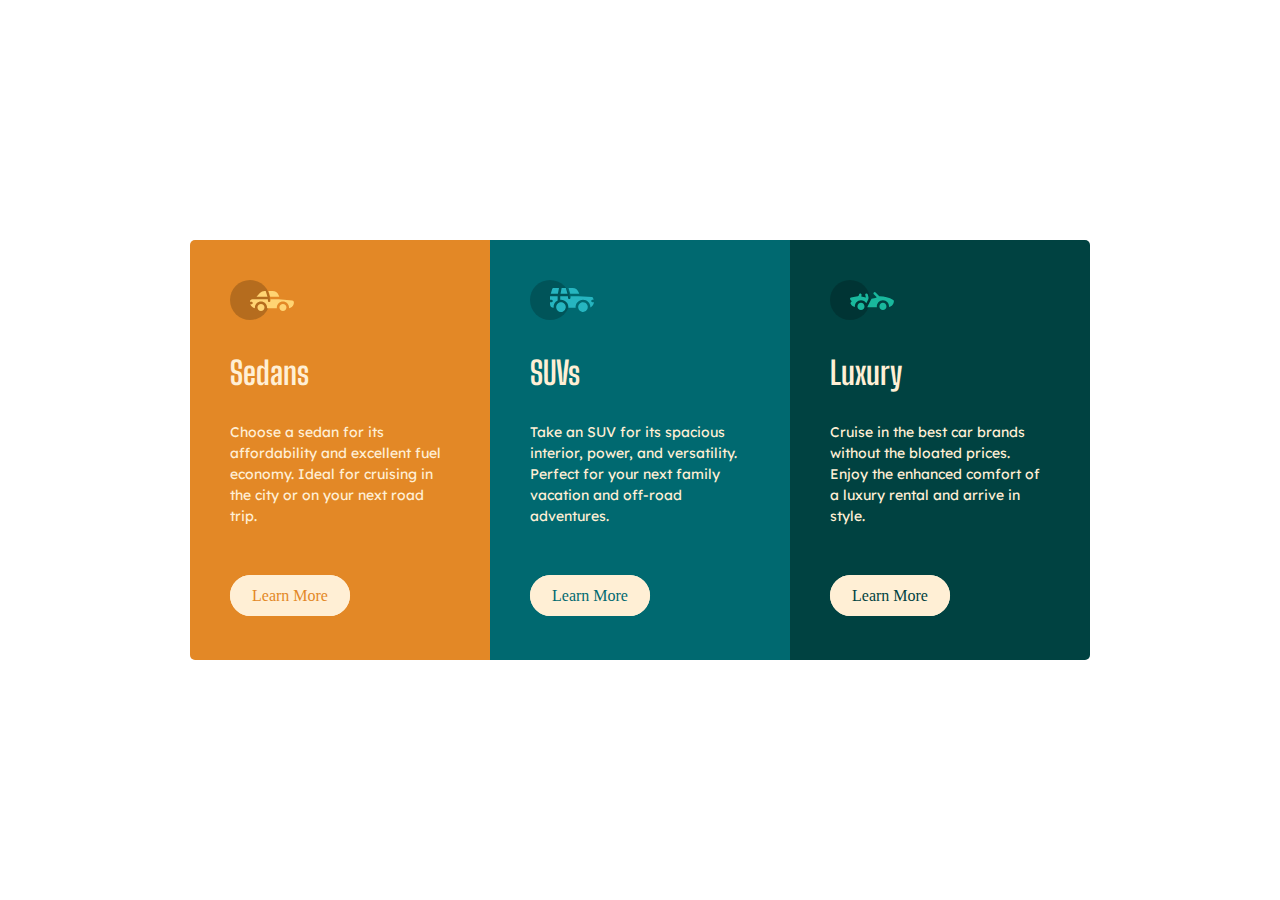
<file: 3column-card-component/index.html>
<!DOCTYPE html>
<html lang="en">

<head>
    <meta charset="UTF-8">
    <meta http-equiv="X-UA-Compatible" content="IE=edge">
    <meta name="viewport" content="width=device-width, initial-scale=1.0">
    <link rel="icon" type="image/png" sizes="32x32" href="./images/favicon-32x32.png">
    <link rel="stylesheet" href="style.css">

    <title>Frontend Mentor | 3-column preview card component</title>
</head>

<body>
    <main>
        <div class="container">
            <div class="card box1">
                <div class="wrapper">
                    <img src="./images/icon-sedans.svg" alt="">
                    <h1>Sedans</h1>
                    <p>Choose a sedan for its affordability and excellent fuel economy. Ideal for cruising in the city
                        or on your next road trip.</p>
                    <a class="btn1" href="#">Learn More</a>
                </div>
            </div>

            <div class="card box2">
                <div class="wrapper">
                    <img src="./images/icon-suvs.svg" alt="">
                    <h1>SUVs</h1>
                    <p>Take an SUV for its spacious interior, power, and versatility. Perfect for your next family
                        vacation
                        and off-road adventures.</p>
                    <a class="btn2" href="#">Learn More</a>
                </div>
            </div>

            <div class="card box3">
                <div class="wrapper">
                    <img src="./images/icon-luxury.svg" alt="">
                    <h1>Luxury</h1>
                    <p>Cruise in the best car brands without the bloated prices. Enjoy the enhanced comfort of a luxury
                        rental and arrive in style.</p>
                    <a class="btn3" href="#">Learn More</a>
                </div>
            </div>

        </div>
    </main>
</body>

</html>
</file>
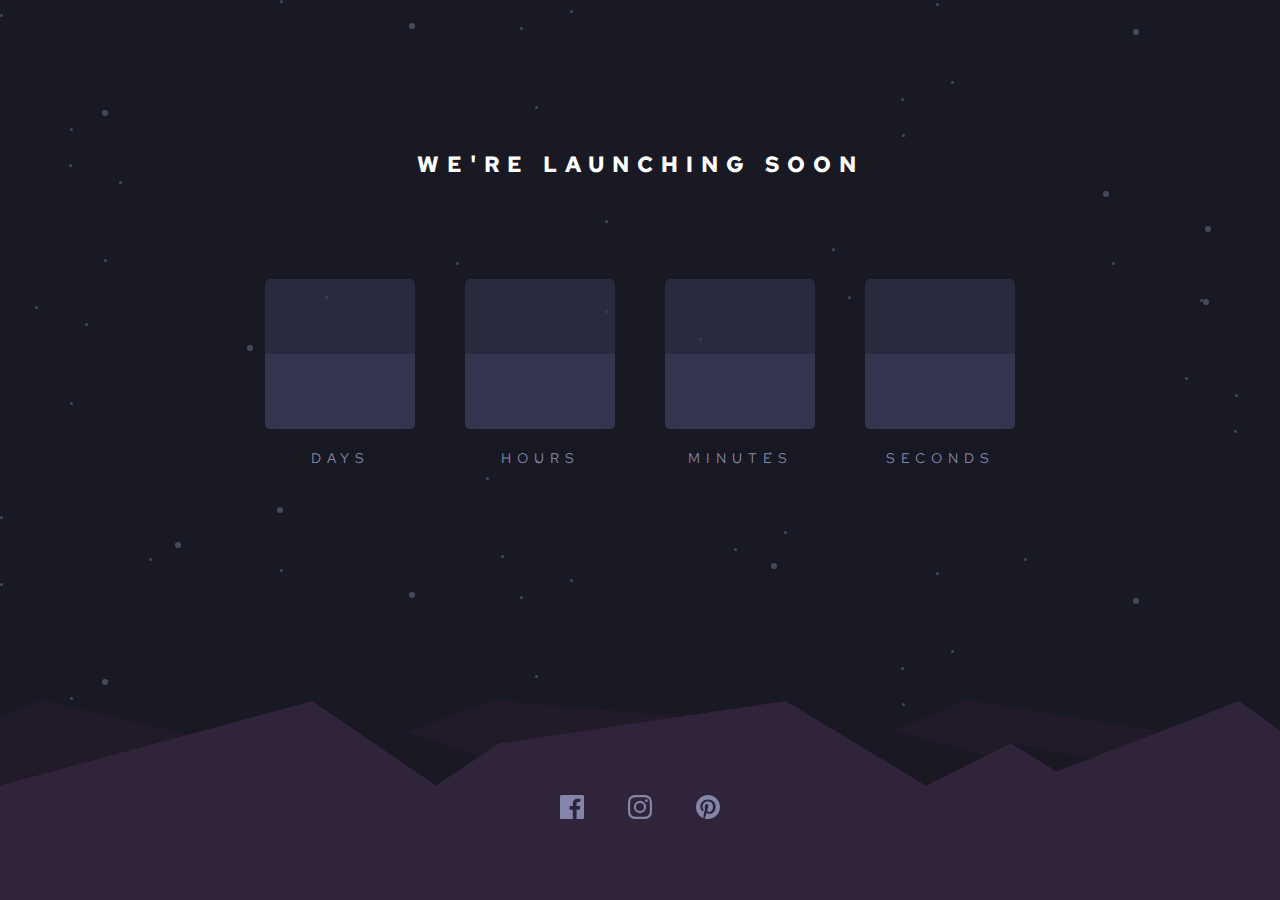
<file: countdown-Timer/index.html>
<!DOCTYPE html>
<html lang="en">
<head>
    <meta charset="UTF-8">
    <meta http-equiv="X-UA-Compatible" content="IE=edge">
    <meta name="viewport" content="width=device-width, initial-scale=1.0">
    <link rel="icon" type="image/png" sizes="32x32" href="./images/favicon-32x32.png">
    <link rel="stylesheet" href="./style/style.css">
    <title>Launch countdown timer</title>
</head>
<body>

<main>
    <img class="montain" src="./style/images/pattern-hills.svg" alt="">

    <div class="container">
            <h1>We're launching soon</h1>
            <div class="boxDate">
                    <div class="date">
                        <p id="days"></p>
                        <div class="color1"></div>
                        <div class="color2"></div>
                    </div>

                    <div class="date">
                        <p id="hours"></p>
                        <div class="color1"></div>
                        <div class="color2"></div>
                    </div>

                    <div class="date">
                        <p id="minutes"></p>
                        <div class="color1"></div>
                        <div class="color2"></div>
                    </div>

                    <div class="date">
                        <p  id="seconds"></p>
                        <div class="color1"></div>
                        <div class="color2"></div>
                    </div>
            </div>
        
            <div class="text">
                <p>Days</p>
                <p>Hours</p>
                <p>Minutes</p>
                <p>Seconds</p>
            </div>

            <div class="socialMedia">
                <svg xmlns="http://www.w3.org/2000/svg" width="24" height="24"><path d="M22.675 0H1.325C.593 0 0 .593 0 1.325v21.351C0 23.407.593 24 1.325 24H12.82v-9.294H9.692v-3.622h3.128V8.413c0-3.1 1.893-4.788 4.659-4.788 1.325 0 2.463.099 2.795.143v3.24l-1.918.001c-1.504 0-1.795.715-1.795 1.763v2.313h3.587l-.467 3.622h-3.12V24h6.116c.73 0 1.323-.593 1.323-1.325V1.325C24 .593 23.407 0 22.675 0z"/></svg>
                <svg xmlns="http://www.w3.org/2000/svg" width="24" height="24"><path d="M12 2.163c3.204 0 3.584.012 4.85.07 3.252.148 4.771 1.691 4.919 4.919.058 1.265.069 1.645.069 4.849 0 3.205-.012 3.584-.069 4.849-.149 3.225-1.664 4.771-4.919 4.919-1.266.058-1.644.07-4.85.07-3.204 0-3.584-.012-4.849-.07-3.26-.149-4.771-1.699-4.919-4.92-.058-1.265-.07-1.644-.07-4.849 0-3.204.013-3.583.07-4.849.149-3.227 1.664-4.771 4.919-4.919 1.266-.057 1.645-.069 4.849-.069zM12 0C8.741 0 8.333.014 7.053.072 2.695.272.273 2.69.073 7.052.014 8.333 0 8.741 0 12c0 3.259.014 3.668.072 4.948.2 4.358 2.618 6.78 6.98 6.98C8.333 23.986 8.741 24 12 24c3.259 0 3.668-.014 4.948-.072 4.354-.2 6.782-2.618 6.979-6.98.059-1.28.073-1.689.073-4.948 0-3.259-.014-3.667-.072-4.947-.196-4.354-2.617-6.78-6.979-6.98C15.668.014 15.259 0 12 0zm0 5.838a6.162 6.162 0 100 12.324 6.162 6.162 0 000-12.324zM12 16a4 4 0 110-8 4 4 0 010 8zm6.406-11.845a1.44 1.44 0 100 2.881 1.44 1.44 0 000-2.881z"/></svg>
                <svg xmlns="http://www.w3.org/2000/svg" width="24" height="24"><path d="M12 0C5.373 0 0 5.372 0 12c0 5.084 3.163 9.426 7.627 11.174-.105-.949-.2-2.405.042-3.441.218-.937 1.407-5.965 1.407-5.965s-.359-.719-.359-1.782c0-1.668.967-2.914 2.171-2.914 1.023 0 1.518.769 1.518 1.69 0 1.029-.655 2.568-.994 3.995-.283 1.194.599 2.169 1.777 2.169 2.133 0 3.772-2.249 3.772-5.495 0-2.873-2.064-4.882-5.012-4.882-3.414 0-5.418 2.561-5.418 5.207 0 1.031.397 2.138.893 2.738a.36.36 0 01.083.345l-.333 1.36c-.053.22-.174.267-.402.161-1.499-.698-2.436-2.889-2.436-4.649 0-3.785 2.75-7.262 7.929-7.262 4.163 0 7.398 2.967 7.398 6.931 0 4.136-2.607 7.464-6.227 7.464-1.216 0-2.359-.631-2.75-1.378l-.748 2.853c-.271 1.043-1.002 2.35-1.492 3.146C9.57 23.812 10.763 24 12 24c6.627 0 12-5.373 12-12 0-6.628-5.373-12-12-12z"/></svg>
            </div>
    </div>
    <!--End Container-->

</main>

<script src="./JS/app.js"></script>
</body>
</html>
</file>
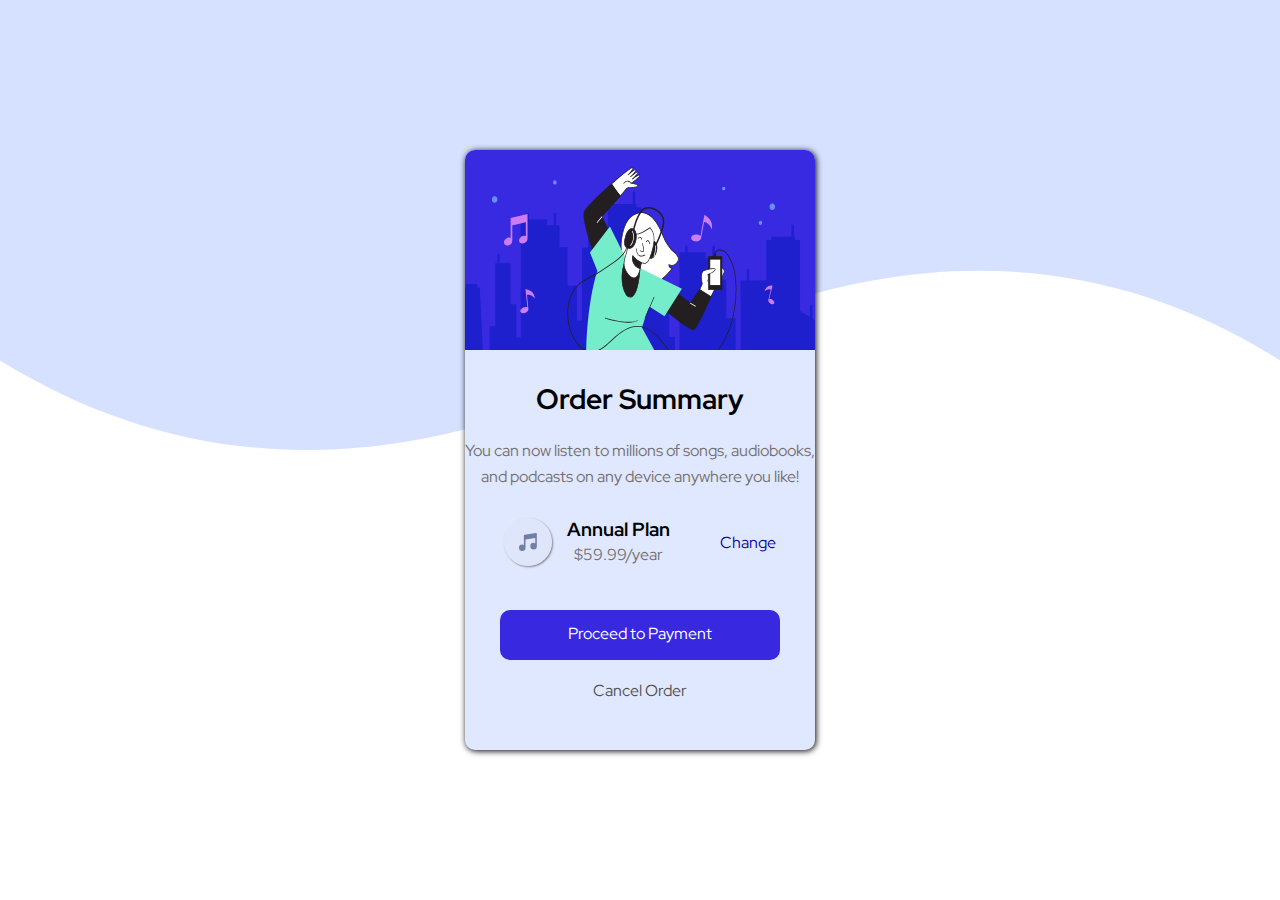
<file: order-summary-component/index.html>
<!DOCTYPE html>
<html lang="en">

<head>
  <meta charset="UTF-8">
  <meta name="viewport" content="width=device-width, initial-scale=1.0">
  <!-- displays site properly based on user's device -->
  <link rel="icon" type="image/png" sizes="32x32" href="./images/favicon-32x32.png">
  <link rel="stylesheet" href="main.css">

  <!-- Importando fonte -->
  <link rel="stylesheet" href="https://fonts.googleapis.com/css2?family=Red+Hat+Display:wght@500;700;900&display=swap">

  <title>Frontend Mentor | Order summary card</title>

</head>

<body>

  <main>
    <div class="container">
      <div class="imagem">
        <img src="./images/illustration-hero.svg" alt="">
      </div>

      <h1>Order Summary</h1>

      <p>
        You can now listen to millions of songs, audiobooks, and podcasts on any
        device anywhere you like!</p>

      <div class="price">
        <img src="./images/icon-music.svg" alt="">
        <div>
          <h3>Annual Plan</h3>
          <p>$59.99/year</p>
        </div>
        <a href="#">Change</a>
      </div>

      <a class="btn" href="#">Proceed to Payment</a>
      <a href="#">Cancel Order</a>

    </div>
  </main>


</body>

</html>
</file>
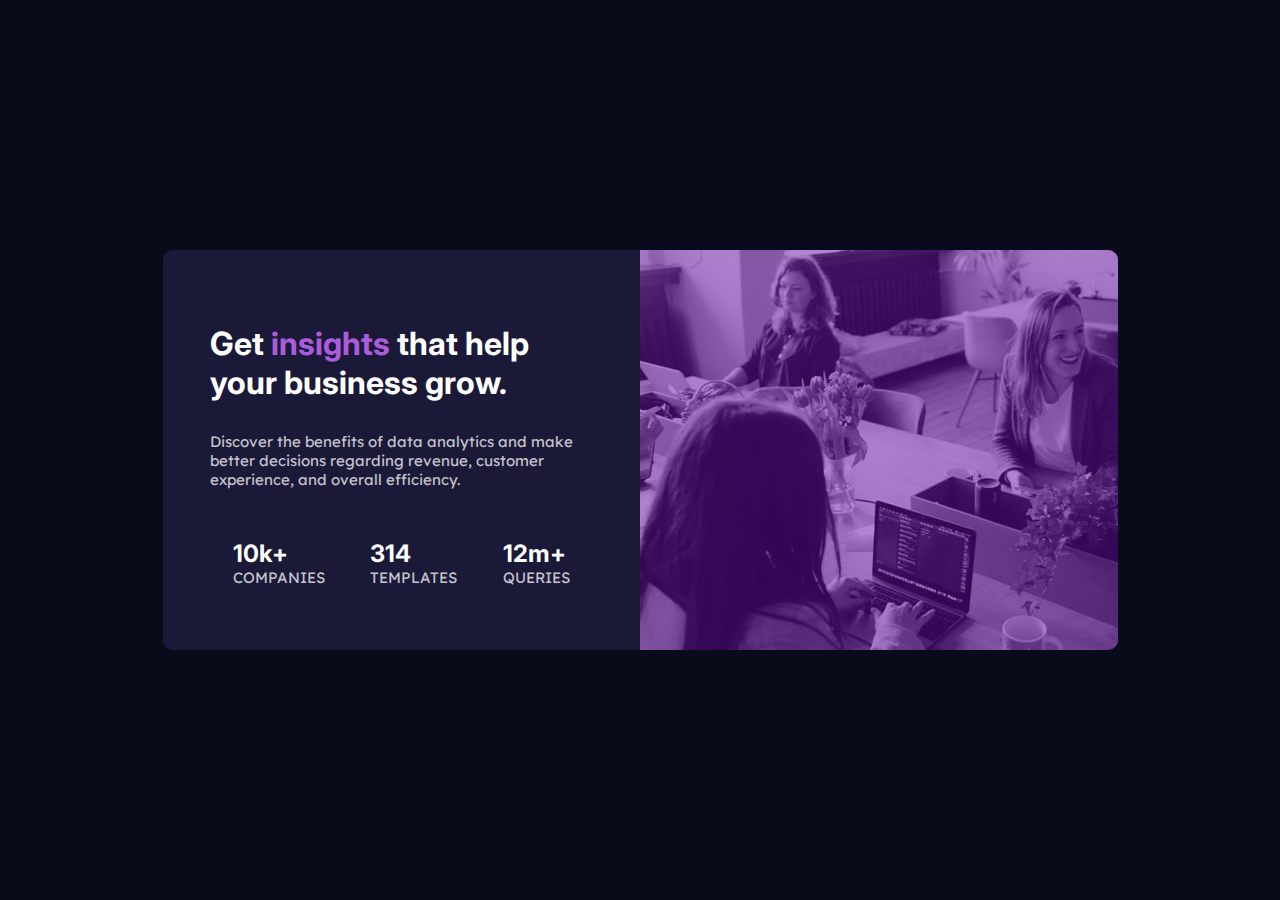
<file: stats-card-component/index.html>
<!DOCTYPE html>
<html lang="en">

<head>
    <meta charset="UTF-8">
    <meta http-equiv="X-UA-Compatible" content="IE=edge">
    <meta name="viewport" content="width=device-width, initial-scale=1.0">
    <link rel="icon" type="image/png" sizes="32x32" href="./images/favicon-32x32.png">
    <link rel="stylesheet" href="style.css">
    <title>Stats Card Component</title>
</head>

<body>

    <main>
        <div class="container">

            <div class="imagem">
                <p></p>
            </div>

            <div class="card">

                <h1>Get <span>insights</span> that help your business grow.</h1>

                <p>
                    Discover the benefits of data analytics and make better decisions regarding revenue, customer
                    experience, and overall efficiency.
                </p>

                <div class="stats">
                    <div>
                        <h2>10k+</h2>
                        <p>companies</p>
                    </div>

                    <div>
                        <h2>314</h2>
                        <p>templates</p>
                    </div>

                    <div>
                        <h2>12m+</h2>
                        <p>queries</p>
                    </div>
                </div>

            </div>
        </div>
    </main>

</body>

</html>
</file>
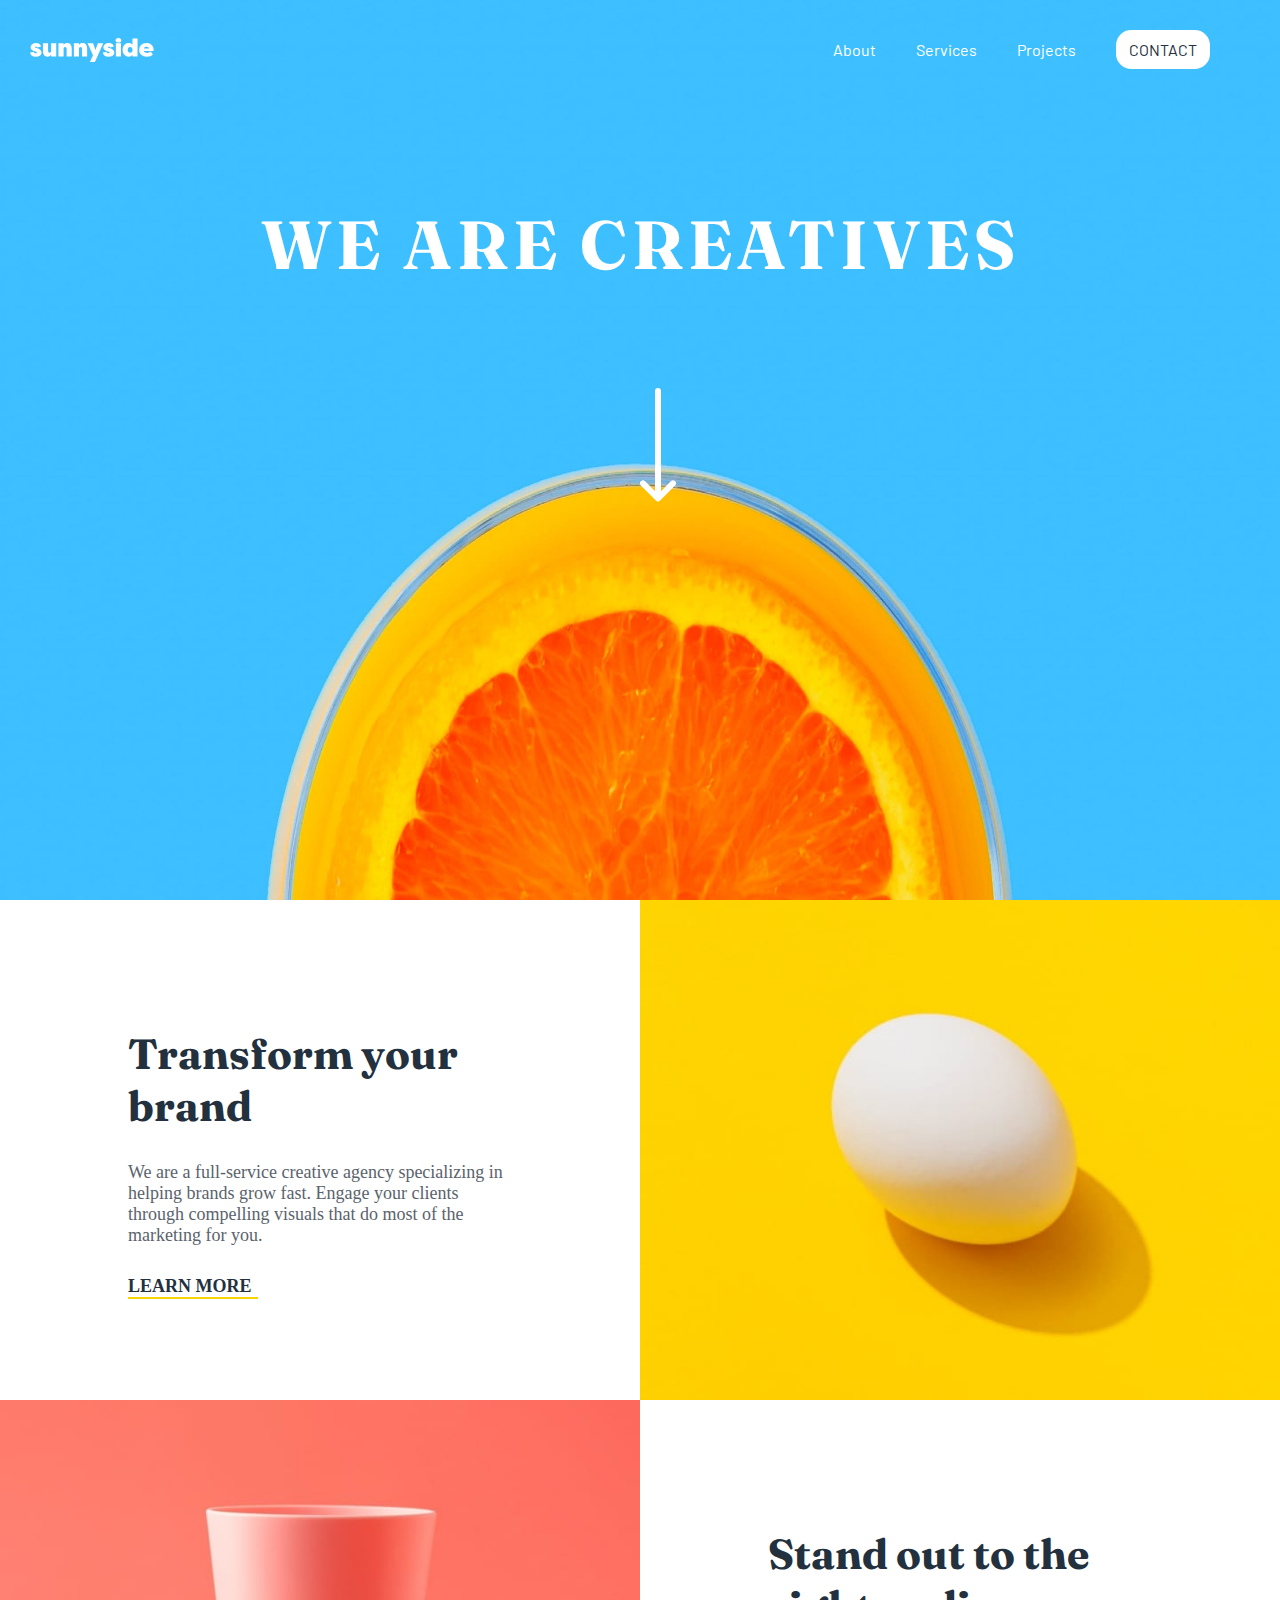
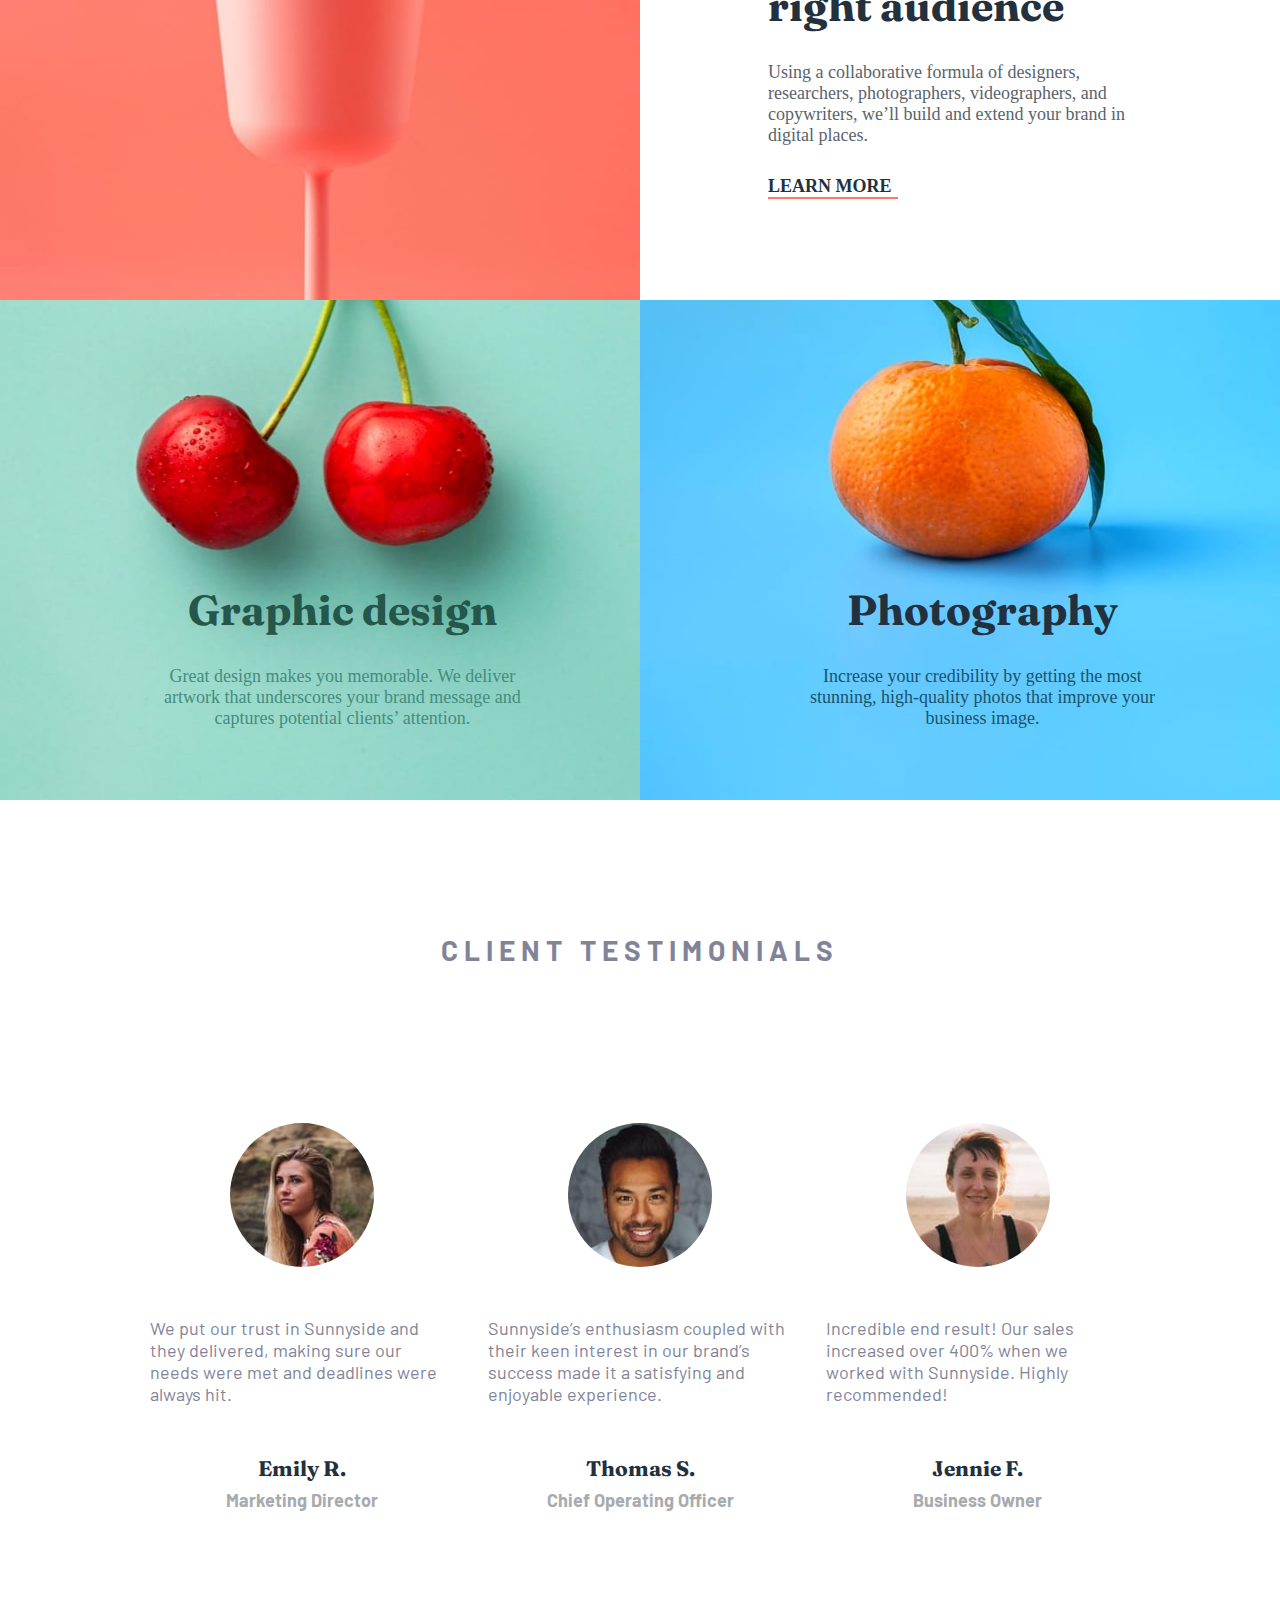
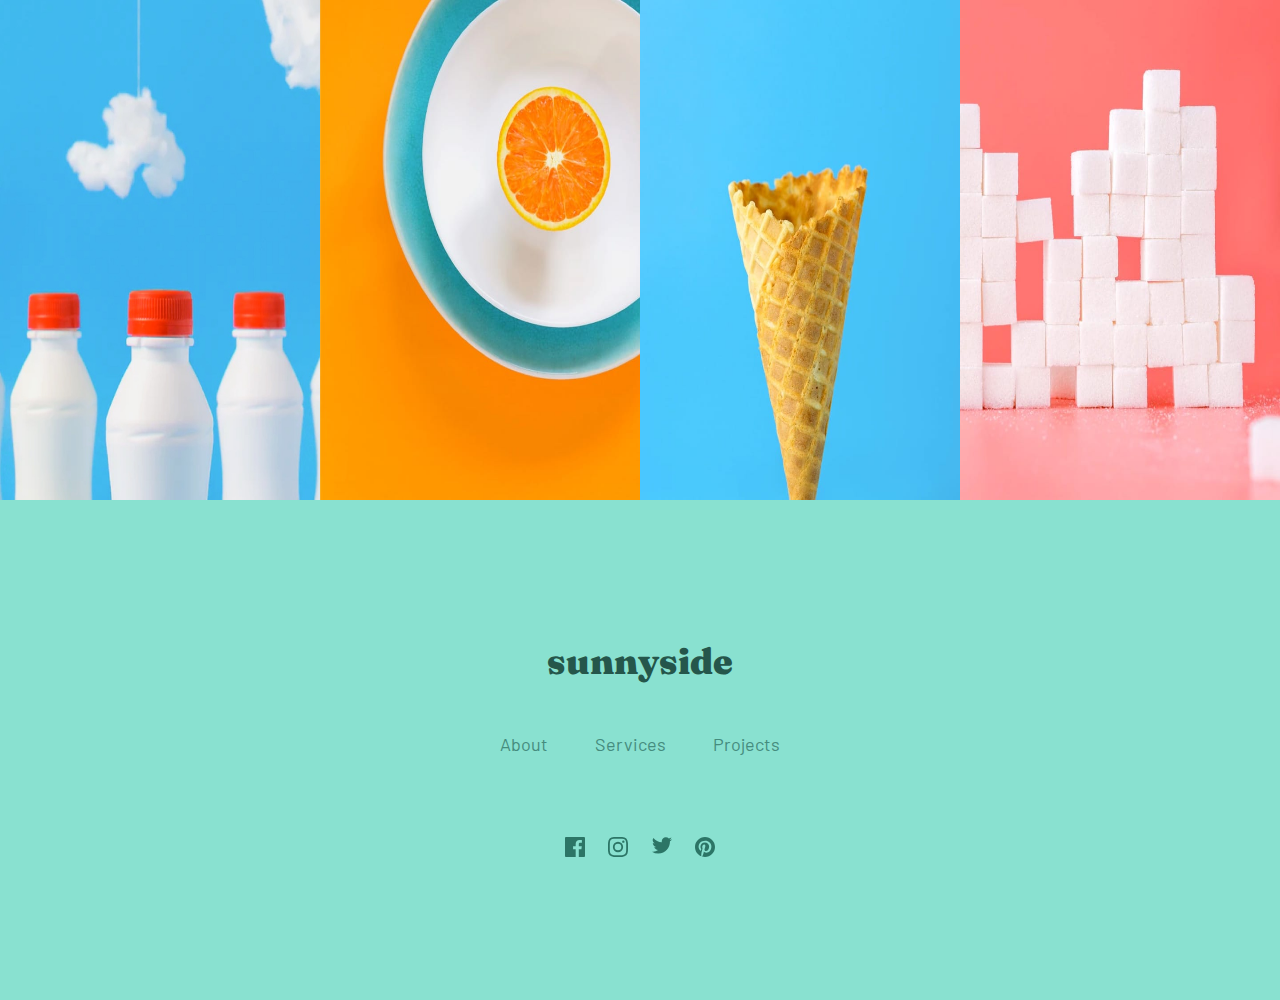
<file: sunnyside-agency-landing-page/index.html>
<!DOCTYPE html>
<html lang="en">

<head>
  <meta charset="UTF-8">
  <meta name="description" content="Sunnyside is a digital agency specializing in all processes to leverage your business on the Web.">
  <meta name="keywords" content="Agency, digital content, marketing">
  <meta name="viewport" content="width=device-width, initial-scale=1.0">
  <!-- displays site properly based on user's device -->
  <link rel="icon" type="image/png" sizes="32x32" href="./images/favicon-32x32.png">

  <!-- lib animation -->
  <link rel="stylesheet" href="https://cdnjs.cloudflare.com/ajax/libs/animate.css/4.1.1/animate.min.css" />

  <!-- import fonts -->
  <link rel="stylesheet" href="https://fonts.googleapis.com/css2?family=Barlow:wght@600&display=swap">
  <link rel="stylesheet" href="https://fonts.googleapis.com/css2?family=Fraunces:wght@700;900&display=swap">

  <!-- Link CSS -->
  <link rel="stylesheet" href="style/main.css">

  <title>Sunnyside agency landing page</title>

</head>

<body>

  <!-- main content  -->
  <main>

    <header>
     <svg width="124" height="24" xmlns="http://www.w3.org/2000/svg"><path d="M5.857 18.708c1.638 0 2.995-.36 4.07-1.08 1.075-.721 1.613-1.769 1.613-3.144-.083-1.855-1.464-3.246-4.144-4.173l-1.44-.597c-.314-.1-.538-.198-.67-.298a.45.45 0 01-.198-.373c0-.414.273-.62.819-.62.678 0 1.182.347 1.513 1.043l3.698-1.044c-.893-2.22-2.614-3.329-5.162-3.329-1.522 0-2.788.398-3.797 1.193C1.15 7.08.645 8.116.645 9.39c0 .398.058.766.174 1.106.116.34.29.638.521.894.232.257.455.48.67.671.215.19.488.369.82.534.33.166.582.286.756.36.174.075.41.162.707.261l.422.15 1.49.546c.363.133.6.244.707.335a.449.449 0 01.16.36c0 .431-.404.647-1.215.647-1.191 0-1.903-.53-2.134-1.59L0 14.509c.463 2.8 2.416 4.2 5.857 4.2zm11.636 0c1.638 0 2.845-.63 3.623-1.888v1.615h5.112V5.366h-5.112v7.156c0 1.474-.505 2.21-1.514 2.21-1.026 0-1.539-.736-1.539-2.21V5.366h-5.112v7.653c0 3.793 1.514 5.69 4.542 5.69zm16.103-.273V11.28c0-1.475.504-2.212 1.513-2.212 1.026 0 1.54.737 1.54 2.212v7.155h5.111v-7.652c0-3.793-1.513-5.69-4.541-5.69-1.638 0-2.846.63-3.623 1.888V5.366h-5.113v13.069h5.113zm15.383 0V11.28c0-1.475.504-2.212 1.514-2.212 1.025 0 1.538.737 1.538 2.212v7.155h5.113v-7.652c0-3.793-1.514-5.69-4.542-5.69-1.638 0-2.846.63-3.623 1.888V5.366h-5.113v13.069h5.113zM64.958 24l8.289-18.634H67.91l-2.532 6.684-2.258-6.684h-5.584l5.435 11.802L59.944 24h5.014zm13.67-5.292c1.638 0 2.995-.36 4.07-1.08 1.076-.721 1.614-1.769 1.614-3.144-.083-1.855-1.465-3.246-4.145-4.173l-1.44-.597c-.314-.1-.537-.198-.67-.298a.45.45 0 01-.198-.373c0-.414.273-.62.819-.62.678 0 1.183.347 1.514 1.043l3.698-1.044c-.894-2.22-2.614-3.329-5.162-3.329-1.522 0-2.788.398-3.797 1.193-1.01.795-1.514 1.83-1.514 3.105 0 .398.058.766.173 1.106.116.34.29.638.522.894.231.257.455.48.67.671.215.19.488.369.819.534.33.166.583.286.757.36.173.075.41.162.707.261l.422.15 1.489.546c.364.133.6.244.707.335a.449.449 0 01.161.36c0 .431-.405.647-1.216.647-1.19 0-1.902-.53-2.134-1.59l-3.723.844c.464 2.8 2.416 4.2 5.857 4.2zm9.8-14.137c.91 0 1.613-.215 2.11-.646.495-.43.744-.977.744-1.64 0-.678-.24-1.23-.72-1.651C90.082.21 89.371 0 88.428 0c-.943 0-1.655.211-2.135.634-.48.422-.72.973-.72 1.652 0 .662.249 1.209.745 1.64.497.43 1.2.645 2.11.645zm2.556 13.864V5.366H85.87v13.069h5.113zm7.74.273c1.737 0 2.977-.63 3.722-1.888v1.615h5.112V.472h-5.112v6.534c-.745-1.275-1.985-1.913-3.723-1.913-1.753 0-3.214.642-4.38 1.926-1.166 1.283-1.75 2.91-1.75 4.882 0 1.97.584 3.598 1.75 4.882 1.166 1.283 2.627 1.925 4.38 1.925zm1.39-3.9c-.729 0-1.312-.274-1.75-.82-.439-.547-.658-1.243-.658-2.087 0-.845.215-1.54.645-2.087.447-.547 1.034-.82 1.762-.82s1.311.273 1.75.82c.438.546.657 1.242.657 2.087 0 .844-.219 1.54-.657 2.087-.439.546-1.022.82-1.75.82zm16.698 3.9c2.597 0 4.624-.754 6.08-2.26l-2.11-2.833c-1.042.845-2.217 1.267-3.524 1.267-.992 0-1.799-.224-2.42-.67-.62-.448-.93-.879-.93-1.293h9.604c.083-.298.124-.687.124-1.167 0-2.054-.674-3.677-2.022-4.87-1.349-1.193-3.073-1.789-5.175-1.789-2.25 0-4.028.671-5.335 2.013-1.307 1.341-1.961 2.956-1.961 4.844 0 1.938.69 3.549 2.072 4.833 1.382 1.283 3.247 1.925 5.597 1.925zm2.208-8.149h-5.112c.033-.613.298-1.08.794-1.404.496-.323 1.084-.484 1.762-.484.678 0 1.266.165 1.762.497.497.331.761.795.794 1.391z" fill="#FFF" fill-rule="nonzero"/></svg>

      <div class="center" onclick="menu()">
        <div></div>
      </div>

      <nav class="menu">
        <a href="#invert">About</a>
        <a href="#cherry-tangerine">Services</a>
        <a href="#four-images">Projects</a>
        <a class="btn" href="#footer">Contact</a>
      </nav>
    </header>

    <nav class="menu-mobile animate__animated">
      <a href="#">About</a>
      <a href="#">Services</a>
      <a href="#">Projects</a>
      <a class="btn-mobile" href="#">Contact</a>
    </nav>



    <h1>We are creatives</h1>

    <a class="arrow" href="#">
      <!-- <img src="/images/icon-arrow-down.svg" alt=""> -->
      <svg width="36" height="114" xmlns="http://www.w3.org/2000/svg"><g stroke-width="6" fill="none" fill-rule="evenodd" stroke-linecap="round" stroke-linejoin="round"><path d="M18 3v100M3 95.484l15 15 15-15"/></g></svg>
    </a>
  </main>
  <!-- end main content  -->

  <!-- content with images  -->
  <section>
    <div class="wrapper"  data-anime="left" id="invert">

      <div class="box">
        <div>
          <h1> Transform your brand</h1>
          <p>
            We are a full-service creative agency specializing in helping brands grow fast.
            Engage your clients through compelling visuals that do most of the marketing for you.
          </p>
          <a href="#">Learn more</a>
        </div>
      </div>

      <div class="box image">
        <img src="./images/desktop/image-transform.jpg" alt="Imagem de um ovo com o fundo amarelo">
      </div>

    </div>
  </section>


  <section>
    <div class="wrapper"  data-anime="right">

      <div class="box image">
        <img src="./images/desktop/image-stand-out.jpg" alt="imagem de um copo com o fundo colorido">
      </div>


      <div class="box">
        <div>
          <h1>Stand out to the right audience</h1>
          <p>
            Using a collaborative formula of designers, researchers, photographers, videographers, and copywriters, we’ll build and extend your brand in digital places. 
          </p>
          <a href="#" class="link-orange">Learn more</a>
        </div>
      </div>


    </div>
  </section>

  <section id="cherry-tangerine">
    <div class="wrapper"  data-anime="bottom">

      <div class="box box-cherry">
        <div>
          <h1>Graphic design</h1>
          <p>
            Great design makes you memorable. We deliver artwork that underscores your brand message and captures potential clients’ attention.
          </p>
        </div>
      </div>


      <div class="box box-tangerine">
        <div>
          <h1>Photography</h1>
          <p>
            Increase your credibility by getting the most stunning, high-quality photos that improve your business image.
          </p>
        </div>
      </div>

    </div>
  </section>
  <!-- end content with images  -->

  <!-- testimonials  -->
  <div id="testimonials">

    <h2 data-anime="top">Client testimonials</h2>

    <div>

      <div class="card" data-anime="left">
        <img src="./images/image-emily.jpg" alt="imagem do rosto de uma mulher chamada Emily">
        <p>We put our trust in Sunnyside and they delivered, making sure our needs were met and deadlines were always hit.</p>
        <h3>Emily R.</h3>
        <h4>Marketing Director</h4>
      </div>

      <div class="card" data-anime="bottom">
        <img src="./images/image-thomas.jpg" alt="Imagem do rosto de um homem chamado Thomas">
        <p>Sunnyside’s enthusiasm coupled with their keen interest in our brand’s success made it a satisfying and enjoyable experience.</p>
        <h3>Thomas S.</h3>
        <h4>Chief Operating Officer</h4>
      </div>

      <div class="card" data-anime="right">
        <img src="./images/image-jennie.jpg" alt="Imagem do rosto de uma mulher chamada Jennie">
        <p>Incredible end result! Our sales increased over 400% when we worked with Sunnyside. Highly recommended!</p>
        <h3>Jennie F.</h3>
        <h4>Business Owner</h4>
      </div>

    </div>
  </div>
  <!-- end testimonials -->

  <!-- four images  -->
  <section id="four-images">
      <div class="card-image" data-anime="left">
        <div><img src="./images/desktop/image-gallery-milkbottles.jpg" alt="Imagem de 3 garrafas brancas com tampa laranja em um fundo parecido com ceu"></div>
        <div><img src="./images/desktop/image-gallery-orange.jpg" alt="imagem de uma laranja cortada em um prato com o fundo laranja"></div>
      </div>

      <div class="card-image" data-anime="right">
        <div><img src="./images/desktop/image-gallery-cone.jpg" alt="Imagem da casquinha de um sorvete em um fundo azul"></div>
        <div><img src="./images/desktop/image-gallery-sugarcubes.jpg" alt="Imagem de cubinhos de açucar em um fundo de cor salmão"></div>
      </div>
  </section>
  <!-- end four images  -->

  <!-- footer  -->
<section id="footer" data-anime="bottom">
  
  <h2>sunnyside</h2>

  <div class="info-footer">
    <a href="#">About</a>
    <a href="#">Services</a>
    <a href="#">Projects</a>
  </div>

  <div class="social">
    <a target="_blank" href="#">
      <svg width="20" height="20" xmlns="http://www.w3.org/2000/svg"><path d="M18.896 0H1.104C.494 0 0 .494 0 1.104v17.793C0 19.506.494 20 1.104 20h9.58v-7.745H8.076V9.237h2.606V7.01c0-2.583 1.578-3.99 3.883-3.99 1.104 0 2.052.082 2.329.119v2.7h-1.598c-1.254 0-1.496.597-1.496 1.47v1.928h2.989l-.39 3.018h-2.6V20h5.098c.608 0 1.102-.494 1.102-1.104V1.104C20 .494 19.506 0 18.896 0z" fill-rule="nonzero"/></svg>
    </a>

    <a target="_blank" href="#">
      <svg width="20" height="20" xmlns="http://www.w3.org/2000/svg"><path d="M10 1.802c2.67 0 2.987.01 4.042.059 2.71.123 3.975 1.409 4.099 4.099.048 1.054.057 1.37.057 4.04 0 2.672-.01 2.988-.057 4.042-.124 2.687-1.387 3.975-4.1 4.099-1.054.048-1.37.058-4.041.058-2.67 0-2.987-.01-4.04-.058-2.718-.124-3.977-1.416-4.1-4.1-.048-1.054-.058-1.37-.058-4.041 0-2.67.01-2.986.058-4.04.124-2.69 1.387-3.977 4.1-4.1 1.054-.048 1.37-.058 4.04-.058zM10 0C7.284 0 6.944.012 5.877.06 2.246.227.227 2.242.061 5.877.01 6.944 0 7.284 0 10s.012 3.057.06 4.123c.167 3.632 2.182 5.65 5.817 5.817 1.067.048 1.407.06 4.123.06s3.057-.012 4.123-.06c3.629-.167 5.652-2.182 5.816-5.817.05-1.066.061-1.407.061-4.123s-.012-3.056-.06-4.122C19.777 2.249 17.76.228 14.124.06 13.057.01 12.716 0 10 0zm0 4.865a5.135 5.135 0 100 10.27 5.135 5.135 0 000-10.27zm0 8.468a3.333 3.333 0 110-6.666 3.333 3.333 0 010 6.666zm5.338-9.87a1.2 1.2 0 100 2.4 1.2 1.2 0 000-2.4z" fill-rule="nonzero"/></svg>
    </a>

    <a target="_blank" href="#">
      <svg width="20" height="17" xmlns="http://www.w3.org/2000/svg"><path d="M20 2.172a8.192 8.192 0 01-2.357.646 4.11 4.11 0 001.805-2.27 8.22 8.22 0 01-2.606.996A4.096 4.096 0 0013.847.248c-2.65 0-4.596 2.472-3.998 5.037A11.648 11.648 0 011.392 1a4.109 4.109 0 001.27 5.478 4.086 4.086 0 01-1.858-.513c-.045 1.9 1.318 3.679 3.291 4.075a4.113 4.113 0 01-1.853.07 4.106 4.106 0 003.833 2.849A8.25 8.25 0 010 14.658a11.616 11.616 0 006.29 1.843c7.618 0 11.923-6.434 11.663-12.205A8.354 8.354 0 0020 2.172z" fill-rule="nonzero"/></svg>
    </a>

    <a target="_blank" href="#">
      <svg width="20" height="20" xmlns="http://www.w3.org/2000/svg"><path d="M10 0C4.477 0 0 4.477 0 10c0 4.237 2.636 7.855 6.356 9.312-.088-.791-.167-2.005.035-2.868.181-.78 1.172-4.97 1.172-4.97s-.299-.6-.299-1.486c0-1.39.806-2.428 1.81-2.428.852 0 1.264.64 1.264 1.408 0 .858-.546 2.14-.828 3.33-.236.995.5 1.807 1.48 1.807 1.778 0 3.144-1.874 3.144-4.58 0-2.393-1.72-4.068-4.176-4.068-2.845 0-4.516 2.135-4.516 4.34 0 .859.331 1.781.745 2.281a.3.3 0 01.069.288l-.278 1.133c-.044.183-.145.223-.335.134-1.249-.581-2.03-2.407-2.03-3.874 0-3.154 2.292-6.052 6.608-6.052 3.469 0 6.165 2.473 6.165 5.776 0 3.447-2.173 6.22-5.19 6.22-1.013 0-1.965-.525-2.291-1.148l-.623 2.378c-.226.869-.835 1.958-1.244 2.621.937.29 1.931.446 2.962.446 5.523 0 10-4.477 10-10S15.523 0 10 0z" fill-rule="nonzero"/></svg>
    </a>
  </div>
</section>
  <!-- end footer  -->


  <script src="./js/app.js"></script>
</body>

</html>
</file>
<file: 3column-card-component/style.css>
@import url('https://fonts.googleapis.com/css2?family=Lexend+Deca&display=swap');
/* font-family: 'Lexend Deca', sans-serif; */

@import url('https://fonts.googleapis.com/css2?family=Big+Shoulders+Display:wght@700&display=swap');
/* font-family: 'Big Shoulders Display', cursive; */

:root{
    --orange: hsl(31, 77%, 52%);
    --cyan: hsl(184, 100%, 22%);
    --darkCyan: hsl(179, 100%, 13%);
    --font: papayawhip;
}

*{
    margin: 0; padding: 0;
    text-decoration: none;
    box-sizing: border-box;
}

main{
    display: flex;
    height: 100vh;
    justify-content: center;
    align-items: center;
    width: 100vw;
}

main .container{
    display: flex;
    width: 80%;
    margin: auto;
    justify-content: center;
    color: var(--font);
}

main .container .card{
    height: 420px;
    width: 300px;
}

main .container .box1{
    background: var(--orange);
    border-radius: 5px 0 0 5px;
}

main .container .box2{
    background: var(--cyan);
}

main .container .box3{
    background: var(--darkCyan);
    border-radius: 0 5px 5px 0;
}

main .container .card .wrapper{
    margin: 40px;
}

main .container .card .wrapper img{
    margin-bottom: 30px;
}

main .container .card .wrapper h1{
   font-family: 'Big Shoulders Display', cursive;
    margin-bottom: 30px;
}

main .container .card .wrapper p{
    font-family: 'Lexend Deca', sans-serif;
    font-size: 14px;
    line-height: 1.5;
    margin-bottom: 60px;
}

main .container .card .wrapper a{
    border: 2px solid var(--font);
    background-color: var(--font);
    padding: 10px 20px;
    border-radius: 30px;
}

main .container .card .wrapper .btn1{
    color: var(--orange);
}

main .container .card .wrapper .btn2{
    color: var(--cyan);
}

main .container .card .wrapper .btn3{
    color: var(--darkCyan);
}

main .container .card .wrapper a:hover{
    color: var(--font);
    border: 2px solid var(--font);
}

main .container .card .wrapper .btn1:hover{
    background-color: var(--orange);
}

main .container .card .wrapper .btn2:hover{
    background-color: var(--cyan);
}

main .container .card .wrapper .btn3:hover{
    background-color: var(--darkCyan);
}



/* Mobile  */
@media screen and (max-width: 1000px){
    main .container{
        flex-direction: column;
        padding-top: 40px;
        padding-bottom: 40px;
        align-items: center;
    }

    main .container .box1{
        border-radius: 5px 5px 0 0;
    }
    
    main .container .box3{
        border-radius: 0 0 5px 5px;
    }
}
</file>
<file: countdown-Timer/style/style.css>
@import url('https://fonts.googleapis.com/css2?family=Red+Hat+Text:wght@700&display=swap');
/* font-family: 'Red Hat Text', sans-serif; */

:root{
    /* Primary */
    --GrayishBlue: hsl(237, 18%, 59%);
    --SoftRed: hsl(345, 95%, 68%);
    /* Neutral */
    --White: hsl(0, 0%, 100%);
    --DarkDesaturatedBlue: hsl(236, 21%, 26%);
    --DarkBlue: hsl(235, 16%, 14%);
    --VeryDarkBlue: hsl(234, 17%, 12%);
}

*{
margin: 0; padding: 0;
border: 0; box-sizing: border-box;
text-decoration: none;
}

body{
    background: url(./images/bg-stars.svg) hsl(240, 18%, 12%);
    height: 100vh;
    }

main{
    display: flex;
    height: 100vh;
    width: 100vw;
    justify-content: center;
    color: var(--White);
    font-family: 'Red Hat Text', sans-serif;
}

main .montain{
    position: fixed;
    bottom: 0;
    width: 100vw;
    height: 200px;
}

main .container{
    margin-top: 150px;
    display: flex;
    flex-direction: column;
    align-items: center;
}

main .container h1{
    text-align: center;
    margin-bottom: 100px;
    text-transform: uppercase;
    letter-spacing: 8px;
    font-size: 22px;
}

main .container .boxDate{
    display: flex;
    width: 800px;
    justify-content: space-around;
}

main .container .boxDate .date{
    height: 150px;
    width: 150px;
    margin-bottom: 20px;
    display: flex;
    flex-direction: column;
    justify-content: center;
    box-shadow: 1px 15px 10px var(--VeryDarkBlue);
}

main .container .boxDate .date p{
    position: absolute;
    align-self: center;
    color: var(--SoftRed);
    font-size: 62px;
}

main .container .boxDate .date .color1{
    background: hsla(236, 21%, 26%, 0.589);
    padding-right: 150px;
    padding-top: 75px;
    border-radius: 5px 5px 0 0;
}

main .container .boxDate .date .color2{
    background: var(--DarkDesaturatedBlue);
    padding-right: 150px;
    padding-top: 75px;
    border-radius: 0 0 5px 5px;
}

main .container .text{
    display: flex;
    width: 800px;
    justify-content: space-around;
}

main .container .text p{
    color: var(--GrayishBlue);
    text-transform: uppercase;
    letter-spacing: 6px;
    width: 150px;
    text-align: center;
    font-size: 14px;
}

main .container .socialMedia{
    position: absolute;
    bottom: 56px;  
    }

main .container .socialMedia svg{
    margin: 20px;
    cursor: pointer;
    fill:#8385A9;
}

main .container .socialMedia svg:hover{
    fill:hsl(345, 95%, 68%);
}



/* MOBILE  */

@media screen and (max-width: 800px){
    
    main .container{
        margin-top: 200px;
    } 
    
    main .container h1{
        margin-bottom: 80px;
    }

    main .container .boxDate{
        width: 450px
    }

    main .container .boxDate .date{
        height: 88px;
        width: 88px;
    }

    main .container .boxDate .date p{
        font-size: 36px;
    }
    
    main .container .boxDate .date .color1{
        padding-right: 88px;
        padding-top: 44px;
    }
    
    main .container .boxDate .date .color2{
        padding-right: 88px;
        padding-top: 44px;
    }
    
    main .container .text{
        width: 450px;
    }

    main .container .text p{
        letter-spacing: 2px;
        width: 88px;
        font-size: 12px;
    }
}


@media screen and (max-width: 500px){

    main .container{
        margin-top: 130px;
    } 

    main .container .boxDate{
        width: 350px
    }

    main .container .boxDate .date{
        height: 60px;
        width: 60px;
    }

    main .container .boxDate .date p{
        font-size: 24px;
    }
    
    main .container .boxDate .date .color1{
        padding-right: 60px;
        padding-top: 30px;
    }
    
    main .container .boxDate .date .color2{
        padding-right: 60px;
        padding-top: 30px;
    }
    
    main .container .text{
        width: 350px;
    }

    main .container .text p{
        letter-spacing: 1.5px;
        width: 60px;
        font-size: 10px;
    }
}


@media screen and (max-width: 330px){


    main .container .boxDate{
        width: 260px
    }

    main .container .boxDate .date{
        height: 50px;
        width: 50px;
    }

    main .container .boxDate .date p{
        font-size: 18px;
    }
    
    main .container .boxDate .date .color1{
        padding-right: 50px;
        padding-top: 25px;
    }
    
    main .container .boxDate .date .color2{
        padding-right: 50px;
        padding-top: 25px;
    }
    
    main .container .text{
        width: 250px;
    }

    main .container .text p{
        width: 40px;
        font-size: 8px;
    }
}
</file>
<file: order-summary-component/main.css>
* {
  margin: 0;
  padding: 0;
  -webkit-box-sizing: border-box;
          box-sizing: border-box;
}

body {
  font-family: 'Red Hat Display', sans-serif;
  background: url(./images/pattern-background-desktop.svg) no-repeat;
  background-size: 100% 50%;
}

body main {
  display: -webkit-box;
  display: -ms-flexbox;
  display: flex;
  -webkit-box-align: center;
      -ms-flex-align: center;
          align-items: center;
  height: 100vh;
}

body main .container {
  display: -webkit-box;
  display: -ms-flexbox;
  display: flex;
  -webkit-box-align: center;
      -ms-flex-align: center;
          align-items: center;
  margin: auto;
  -webkit-box-orient: vertical;
  -webkit-box-direction: normal;
      -ms-flex-direction: column;
          flex-direction: column;
  height: 600px;
  width: 350px;
  background: #e0e8ff;
  -webkit-box-shadow: 1px 1px 6px black;
          box-shadow: 1px 1px 6px black;
  border-radius: 10px;
}

body main .container .imagem {
  width: 350px;
  height: 200px;
  margin-bottom: 30px;
}

body main .container .imagem img {
  width: 100%;
  height: 100%;
  border-radius: 10px 10px 0 0;
}

body main .container h1 {
  margin-bottom: 20px;
  font-size: 28px;
}

body main .container p {
  text-align: center;
  color: #757070;
  margin-bottom: 15px;
  line-height: 1.6;
}

body main .container .price {
  display: -webkit-box;
  display: -ms-flexbox;
  display: flex;
  -webkit-box-align: center;
      -ms-flex-align: center;
          align-items: center;
  -webkit-box-pack: center;
      -ms-flex-pack: center;
          justify-content: center;
  width: 100%;
  height: 76px;
  margin-bottom: 30px;
}

body main .container .price img {
  -webkit-box-shadow: 1px 1px 2px #838383;
          box-shadow: 1px 1px 2px #838383;
  border-radius: 50%;
}

body main .container .price div {
  margin-left: 15px;
  margin-top: 15px;
}

body main .container .price a {
  margin-left: 50px;
  -ms-flex-item-align: center;
      -ms-grid-row-align: center;
      align-self: center;
  color: #110599;
}

body main .container .btn {
  width: 80%;
  height: 50px;
  background: #3829e0;
  color: white;
  text-align: center;
  padding-top: 13px;
  border-radius: 10px;
  text-decoration: none;
  margin-bottom: 20px;
}

body main .container .btn:hover {
  background: rgba(56, 41, 224, 0.747);
  color: white;
}

body main .container a {
  text-decoration: none;
  color: #525252;
}

body main .container a:hover {
  color: #302f2f;
  -webkit-transition: 0.6s;
  transition: 0.6s;
}
/*# sourceMappingURL=main.css.map */
</file>
<file: stats-card-component/style.css>
@import url('https://fonts.googleapis.com/css2?family=Inter:wght@700&family=Lexend+Deca&display=swap');
/* font-family: 'Inter', sans-serif; */
/* font-family: 'Lexend Deca', sans-serif; */


*{
    padding: 0; margin: 0;
    box-sizing: border-box;
}

body{
    background: hsl(233, 47%, 7%);
    color: hsla(0, 0%, 100%, 0.75);
    font-family: 'Lexend Deca', sans-serif;
}

body main{
    width: 100vw;
    height: 100vh;
    display: flex;
    justify-content: center;
    align-items: center;
}

body main .container{
    max-width: 1200px;
    max-height: 400px;
    background: hsl(244, 38%, 16%);
    display: flex;
    flex-direction: row-reverse;
    border-radius: 10px;
}

body main .container .imagem{
    width: 50%;
    height: 400px;
    background: hsl(276, 91%, 34%);
    border-radius: 0 10px 10px 0;
}


body main .container .imagem p{
background: url(./images/image-header-desktop.jpg);
width: 100%;
height: 100%;
filter: opacity(50%);
border-radius: 0 10px 10px 0;
}

body main .container .card{
    width: 50%;
    height: 400px;
    display: flex;
    flex-direction: column;
    justify-content: center;
    align-items: center;
    margin-top: 30px;
}

body main .container .card h1{
    color: hsl(0, 0%, 100%);
    width: 80%;
    margin-bottom: 30px;
    font-family: 'Inter', sans-serif;
}

body main .container .card h1 span{
    color:hsl(277, 64%, 61%);
}

body main .container .card p{
    width: 80%;
    margin-bottom: 50px;
    font-size: 15px;
}

body main .container .card .stats{
    display: flex;
    justify-content: space-around;
    width: 80%;
}

body main .container .card .stats div h2{
    color: hsl(0, 0%, 100%);
    font-family: 'Inter', sans-serif;
}

body main .container .card .stats div p{
    text-transform: uppercase;
}




/* ====== MOBILE ======  */

@media screen and (max-width: 700px){

    body main{
        height: 100%;
    }
    
    body main .container{
        max-width: 320px;
        max-height: 1200px;
        flex-direction: column;
        margin-top: 50px;
        margin-bottom: 50px;
    }
    
    body main .container .imagem{
        width: 100%;
        height: 257px;
        border-radius: 10px 10px 0 0;
    }
    
    
    body main .container .imagem p{
    background: url(./images/image-header-mobile2.jpg) no-repeat;
    border-radius: 10px 10px 0 0;
    height: 257px;
    width: 100%;
    }
    
    body main .container .card{
        width: 100%;
        height: 100%;
        display: flex;
        margin-top: 40px;
        text-align: center;
    }
    
    body main .container .card h1{
        width: 90%;
        font-size: 28px;
 
    }
    
    body main .container .card p{
        font-size: 14px;
        line-height: 1.8;
    }
    
    body main .container .card .stats{
        justify-content: center;
        flex-direction: column;
        width: 80%;
        align-items: center;
    }

    body main .container .card .stats div{
        height: 90px;
    }

    body main .container .card .stats div h2{
        margin-bottom: 5px;
    }

}
</file>
<file: sunnyside-agency-landing-page/style/main.css>
* {
  margin: 0;
  padding: 0;
  -webkit-box-sizing: border-box;
          box-sizing: border-box;
  text-decoration: none;
}

body {
  overflow-x: hidden;
  font-size: 18px;
}

main {
  width: 100vw;
  height: 100vh;
  background: url(../images/desktop/image-header.jpg) no-repeat;
  background-size: 100% 100%;
}

main header {
  display: -webkit-box;
  display: -ms-flexbox;
  display: flex;
  padding: 30px;
  -webkit-box-align: center;
      -ms-flex-align: center;
          align-items: center;
  margin-bottom: 8vw;
  width: 100%;
  -webkit-box-pack: justify;
      -ms-flex-pack: justify;
          justify-content: space-between;
}

main header .center {
  display: none;
}

main .menu-mobile {
  display: none;
}

main header .menu {
  display: -webkit-box;
  display: -ms-flexbox;
  display: flex;
  -webkit-box-align: center;
      -ms-flex-align: center;
          align-items: center;
}

main header .menu a {
  color: white;
  margin-right: 40px;
  font-family: 'Barlow', sans-serif;
  font-size: clamp(1rem, 1vw, 1.2rem);
}

main header .menu a:hover {
  border-bottom: 2px solid white;
}

main header .menu .btn {
  padding: .8vw 1vw;
  border-radius: 1.2vw;
  background: white;
  color: #23303e;
  text-transform: uppercase;
}

main header .menu .btn:hover {
  border: none;
  color: white;
  background: rgba(196, 218, 231, 0.4);
}

main h1 {
  text-align: center;
  color: white;
  font-family: 'Fraunces', serif;
  font-size: 68px;
  text-transform: uppercase;
  margin-bottom: 8vw;
  letter-spacing: 5px;
}

main .arrow {
  margin-left: 50%;
}

main .arrow svg {
  -webkit-transition: 0.3s;
  transition: 0.3s;
  stroke: #FFF;
}

main .arrow svg:hover {
  stroke: #fe7867;
}

section {
  width: 100vw;
  height: 500px;
}

section .wrapper {
  width: 100%;
  height: 100%;
  display: -webkit-box;
  display: -ms-flexbox;
  display: flex;
}

section .wrapper .box {
  height: 100%;
  width: 50%;
}

section .wrapper .box img {
  height: 100%;
  width: 100%;
}

section .wrapper .box div {
  width: 60%;
  height: 100%;
  display: -webkit-box;
  display: -ms-flexbox;
  display: flex;
  -webkit-box-orient: vertical;
  -webkit-box-direction: normal;
      -ms-flex-direction: column;
          flex-direction: column;
  margin: 20%;
}

section .wrapper .box div h1 {
  font-size: 42px;
  font-family: 'Fraunces', serif;
  margin-bottom: 30px;
  color: #23303e;
}

section .wrapper .box div p {
  margin-bottom: 30px;
  color: #5a636c;
}

section .wrapper .box div a {
  color: #23303e;
  font-weight: 900;
  text-transform: uppercase;
  border-bottom: 2px solid #fad400;
  width: 130px;
}

section .wrapper .box div a:hover {
  border-bottom: 2px solid #23303e;
  color: #fad400;
}

section .wrapper .box div .link-orange {
  border-bottom: solid 2px #fe7867;
}

section .wrapper .box div .link-orange:hover {
  color: #fe7867;
}

section .wrapper .box-cherry {
  background: url(../images/desktop/image-graphic-design.jpg) no-repeat;
  background-size: 100% 100%;
}

section .wrapper .box-cherry div {
  -webkit-box-pack: center;
      -ms-flex-pack: center;
          justify-content: center;
  -webkit-box-align: center;
      -ms-flex-align: center;
          align-items: center;
  text-align: center;
  margin: 19% 0% 0% 25%;
  width: 57%;
}

section .wrapper .box-cherry div h1 {
  color: #25564b;
}

section .wrapper .box-cherry div p {
  color: #458c7e;
}

section .wrapper .box-tangerine {
  background: url(../images/desktop/image-photography.jpg) no-repeat;
  background-size: 100% 100%;
}

section .wrapper .box-tangerine div {
  -webkit-box-pack: center;
      -ms-flex-pack: center;
          justify-content: center;
  -webkit-box-align: center;
      -ms-flex-align: center;
          align-items: center;
  text-align: center;
  margin: 19% 0% 0% 25%;
  width: 57%;
}

section .wrapper .box-tangerine div h1 {
  color: #23303e;
}

section .wrapper .box-tangerine div p {
  color: #19536b;
}

#testimonials {
  display: -webkit-box;
  display: -ms-flexbox;
  display: flex;
  -webkit-box-orient: vertical;
  -webkit-box-direction: normal;
      -ms-flex-direction: column;
          flex-direction: column;
  -webkit-box-pack: center;
      -ms-flex-pack: center;
          justify-content: center;
  -webkit-box-align: center;
      -ms-flex-align: center;
          align-items: center;
  width: 100vw;
  height: 800px;
}

#testimonials h2 {
  font-size: 28px;
  margin-top: 100px;
  margin-bottom: 100px;
  text-transform: uppercase;
  color: #818498;
  letter-spacing: 6px;
  font-family: 'Barlow', sans-serif;
}

#testimonials div {
  display: -webkit-box;
  display: -ms-flexbox;
  display: flex;
  -webkit-box-orient: vertical;
  -webkit-box-direction: normal;
      -ms-flex-direction: column;
          flex-direction: column;
  -webkit-box-pack: center;
      -ms-flex-pack: center;
          justify-content: center;
  -webkit-box-align: center;
      -ms-flex-align: center;
          align-items: center;
  -ms-flex-direction: row;
      flex-direction: row;
  height: 500px;
  width: 80%;
}

#testimonials div .card {
  height: 100%;
  width: 33%;
  display: -webkit-box;
  display: -ms-flexbox;
  display: flex;
  -webkit-box-orient: vertical;
  -webkit-box-direction: normal;
      -ms-flex-direction: column;
          flex-direction: column;
}

#testimonials div .card img {
  width: 144px;
  height: 144px;
  border-radius: 50%;
  margin-bottom: 50px;
}

#testimonials div .card p {
  width: 90%;
  font-family: 'Barlow', sans-serif;
  color: #818498;
  margin-bottom: 50px;
}

#testimonials div .card h3 {
  font-family: 'Fraunces', serif;
  font-weight: 700;
  color: #23303e;
  margin-bottom: 8px;
}

#testimonials div .card h4 {
  font-family: 'Barlow', sans-serif;
  color: #a7abae;
}

#four-images {
  display: -webkit-box;
  display: -ms-flexbox;
  display: flex;
}

#four-images .card-image {
  display: -webkit-box;
  display: -ms-flexbox;
  display: flex;
  width: 50%;
  height: 100%;
}

#four-images .card-image div {
  width: 50%;
  height: 100%;
}

#four-images .card-image div img {
  width: 100%;
  height: 100%;
}

#footer {
  background: #89e1d0;
  display: -webkit-box;
  display: -ms-flexbox;
  display: flex;
  -webkit-box-orient: vertical;
  -webkit-box-direction: normal;
      -ms-flex-direction: column;
          flex-direction: column;
  -webkit-box-pack: center;
      -ms-flex-pack: center;
          justify-content: center;
  -webkit-box-align: center;
      -ms-flex-align: center;
          align-items: center;
}

#footer h2 {
  font-family: 'Fraunces', serif;
  font-size: 36px;
  font-weight: 900;
  color: #25564b;
  margin-bottom: 50px;
}

#footer .info-footer {
  width: 280px;
  display: -webkit-box;
  display: -ms-flexbox;
  display: flex;
  -webkit-box-pack: justify;
      -ms-flex-pack: justify;
          justify-content: space-between;
  margin-bottom: 80px;
}

#footer .info-footer a {
  color: #458c7e;
  font-family: 'Barlow', sans-serif;
  border-bottom: 2px solid transparent;
}

#footer .info-footer a:hover {
  border-bottom-color: #25564b;
  letter-spacing: 1.5px;
  -webkit-transition: 0.2s;
  transition: 0.2s;
}

#footer .social {
  display: -webkit-box;
  display: -ms-flexbox;
  display: flex;
  width: 150px;
  -webkit-box-pack: justify;
      -ms-flex-pack: justify;
          justify-content: space-between;
}

#footer .social a svg {
  fill: #2C7566;
}

#footer .social a svg:hover {
  fill: #0b463a;
  -webkit-transform: scale(1.2);
          transform: scale(1.2);
}

@media screen and (max-width: 1025px) {
  main header {
    margin-bottom: 150px;
  }
  main header .menu {
    display: none;
  }
  main header .center {
    display: block;
    top: 5%;
    left: 90%;
    -webkit-transform: translate(-50%, -50%);
            transform: translate(-50%, -50%);
    position: absolute;
    width: 50px;
  }
  main header .center::before, main header .center::after,
  main header .center div {
    background: #fff;
    content: "";
    display: block;
    height: 5px;
    border-radius: 3px;
    margin: 7px 0;
    -webkit-transition: 0.8s;
    transition: 0.8s;
  }
  main header .active::before {
    -webkit-transform: translateY(12px) rotate(135deg);
            transform: translateY(12px) rotate(135deg);
  }
  main header .active::after {
    -webkit-transform: translateY(-12px) rotate(-135deg);
            transform: translateY(-12px) rotate(-135deg);
  }
  main header .active div {
    -webkit-transform: scale(0);
            transform: scale(0);
  }
  main {
    height: 85vh;
    background-size: 100% 100%;
  }
  main h1 {
    margin-bottom: 11vw;
    font-size: 58px;
  }
  main .arrow img {
    height: 85px;
    width: 35px;
  }
  main .menu-mobile {
    display: block;
    display: -webkit-box;
    display: -ms-flexbox;
    display: flex;
    -webkit-box-orient: vertical;
    -webkit-box-direction: normal;
        -ms-flex-direction: column;
            flex-direction: column;
    -webkit-box-pack: center;
        -ms-flex-pack: center;
            justify-content: center;
    -webkit-box-align: center;
        -ms-flex-align: center;
            align-items: center;
    width: 300px;
    height: 300px;
    background: white;
    position: absolute;
    top: 12%;
    right: 10%;
    -webkit-transform: scale(0);
            transform: scale(0);
  }
  main .menu-mobile:before {
    content: '';
    position: absolute;
    top: -22px;
    right: 0;
    width: 28px;
    height: 28px;
    background-position: bottom right;
    background-size: contain;
    background-image: url("data:image/svg+xml;charset=utf8,%3Csvg fill='none' xmlns='http://www.w3.org/2000/svg' viewBox='0 0 24 24'%3E%3Cpath fill-rule='evenodd' clip-rule='evenodd' d='M0 24L24 0v24H0z' fill='%23fff'/%3E%3C/svg%3E");
  }
  main .menu-mobile a {
    color: #5a636c;
    margin-bottom: 30px;
    font-family: 'Barlow', sans-serif;
  }
  main .menu-mobile .btn-mobile {
    margin-bottom: 0;
    padding: 10px 20px;
    border-radius: 15px;
    background: #fad400;
    color: #23303e;
    text-transform: uppercase;
  }
  main .animate__slideInDown {
    -webkit-transition: 0.5s;
    transition: 0.5s;
    -webkit-transform: scale(1);
            transform: scale(1);
  }
  main .animate__slideOutUp {
    top: -50%;
    -webkit-transition: 3s;
    transition: 3s;
    -webkit-transform: scale(0);
            transform: scale(0);
  }
  section .wrapper .box div h1 {
    font-size: 38px;
  }
  section .wrapper .box-cherry div {
    margin: 32% 0% 0% 15%;
    width: 70%;
  }
  section .wrapper .box-cherry div p {
    margin-bottom: 10px;
  }
  section .wrapper .box-tangerine div {
    margin: 32% 0% 0% 18%;
    width: 65%;
  }
  section .wrapper .box-tangerine div p {
    margin-bottom: 10px;
  }
  #testimonials {
    height: 1600px;
    text-align: center;
  }
  #testimonials h2 {
    font-size: 18px;
    letter-spacing: 3px;
    margin-bottom: 15px;
    font-family: 'Fraunces', serif;
    font-weight: 700;
    color: #a7abae;
  }
  #testimonials div {
    -webkit-box-orient: vertical;
    -webkit-box-direction: normal;
        -ms-flex-direction: column;
            flex-direction: column;
    height: 100%;
  }
  #testimonials div .card {
    height: 33%;
    width: 100%;
  }
  #testimonials div .card p {
    margin-bottom: 20px;
  }
  #four-images {
    display: -webkit-box;
    display: -ms-flexbox;
    display: flex;
    -webkit-box-orient: vertical;
    -webkit-box-direction: normal;
        -ms-flex-direction: column;
            flex-direction: column;
    height: 500px;
  }
  #four-images .card-image {
    width: 100%;
    height: 50%;
  }
  #four-images .card-image div {
    width: 50%;
    height: 100%;
  }
  #four-images .card-image div img {
    width: 100%;
    height: 100%;
  }
}

@media screen and (max-width: 415px) {
  main {
    height: 80vh;
    background: url(../images/mobile/image-header.jpg) no-repeat;
    background-size: 100% 100%;
  }
  main header {
    margin-bottom: 70px;
  }
  main h1 {
    font-size: 48px;
  }
  main .arrow img {
    height: 70px;
    width: 30px;
  }
  section {
    height: 850px;
  }
  section #invert {
    display: -webkit-box;
    display: -ms-flexbox;
    display: flex;
    -webkit-box-orient: vertical;
    -webkit-box-direction: reverse;
        -ms-flex-direction: column-reverse;
            flex-direction: column-reverse;
  }
  section .wrapper {
    -webkit-box-orient: vertical;
    -webkit-box-direction: normal;
        -ms-flex-direction: column;
            flex-direction: column;
  }
  section .wrapper .box {
    height: 60%;
    width: 100%;
  }
  section .wrapper .image {
    height: 40%;
  }
  #cherry-tangerine {
    height: 1200px;
  }
  #cherry-tangerine .box-cherry div {
    margin: 40% 0% 0% 10%;
    width: 80%;
  }
  #cherry-tangerine .box-cherry div p {
    margin-bottom: 10px;
  }
  #cherry-tangerine .box-tangerine div {
    margin: 40% 0% 0% 18%;
    width: 65%;
  }
  #cherry-tangerine .box-tangerine div p {
    margin-bottom: 10px;
  }
  #footer {
    height: 400px;
  }
}

@media screen and (min-width: 1440px) {
  [data-anime] {
    opacity: 0;
    -webkit-transition: 1s;
    transition: 1s;
  }
  [data-anime="left"] {
    -webkit-transform: translate3d(-500px, 0, 0);
            transform: translate3d(-500px, 0, 0);
  }
  [data-anime="right"] {
    -webkit-transform: translate3d(500px, 0, 0);
            transform: translate3d(500px, 0, 0);
  }
  [data-anime="top"] {
    -webkit-transform: translate3d(0, -500px, 0);
            transform: translate3d(0, -500px, 0);
  }
  [data-anime="bottom"] {
    -webkit-transform: translate3d(0, 500px, 0);
            transform: translate3d(0, 500px, 0);
  }
  [data-anime].animate {
    opacity: 1;
    -webkit-transform: translate3d(0px, 0px, 0px);
            transform: translate3d(0px, 0px, 0px);
  }
}
/*# sourceMappingURL=main.css.map */
</file>
